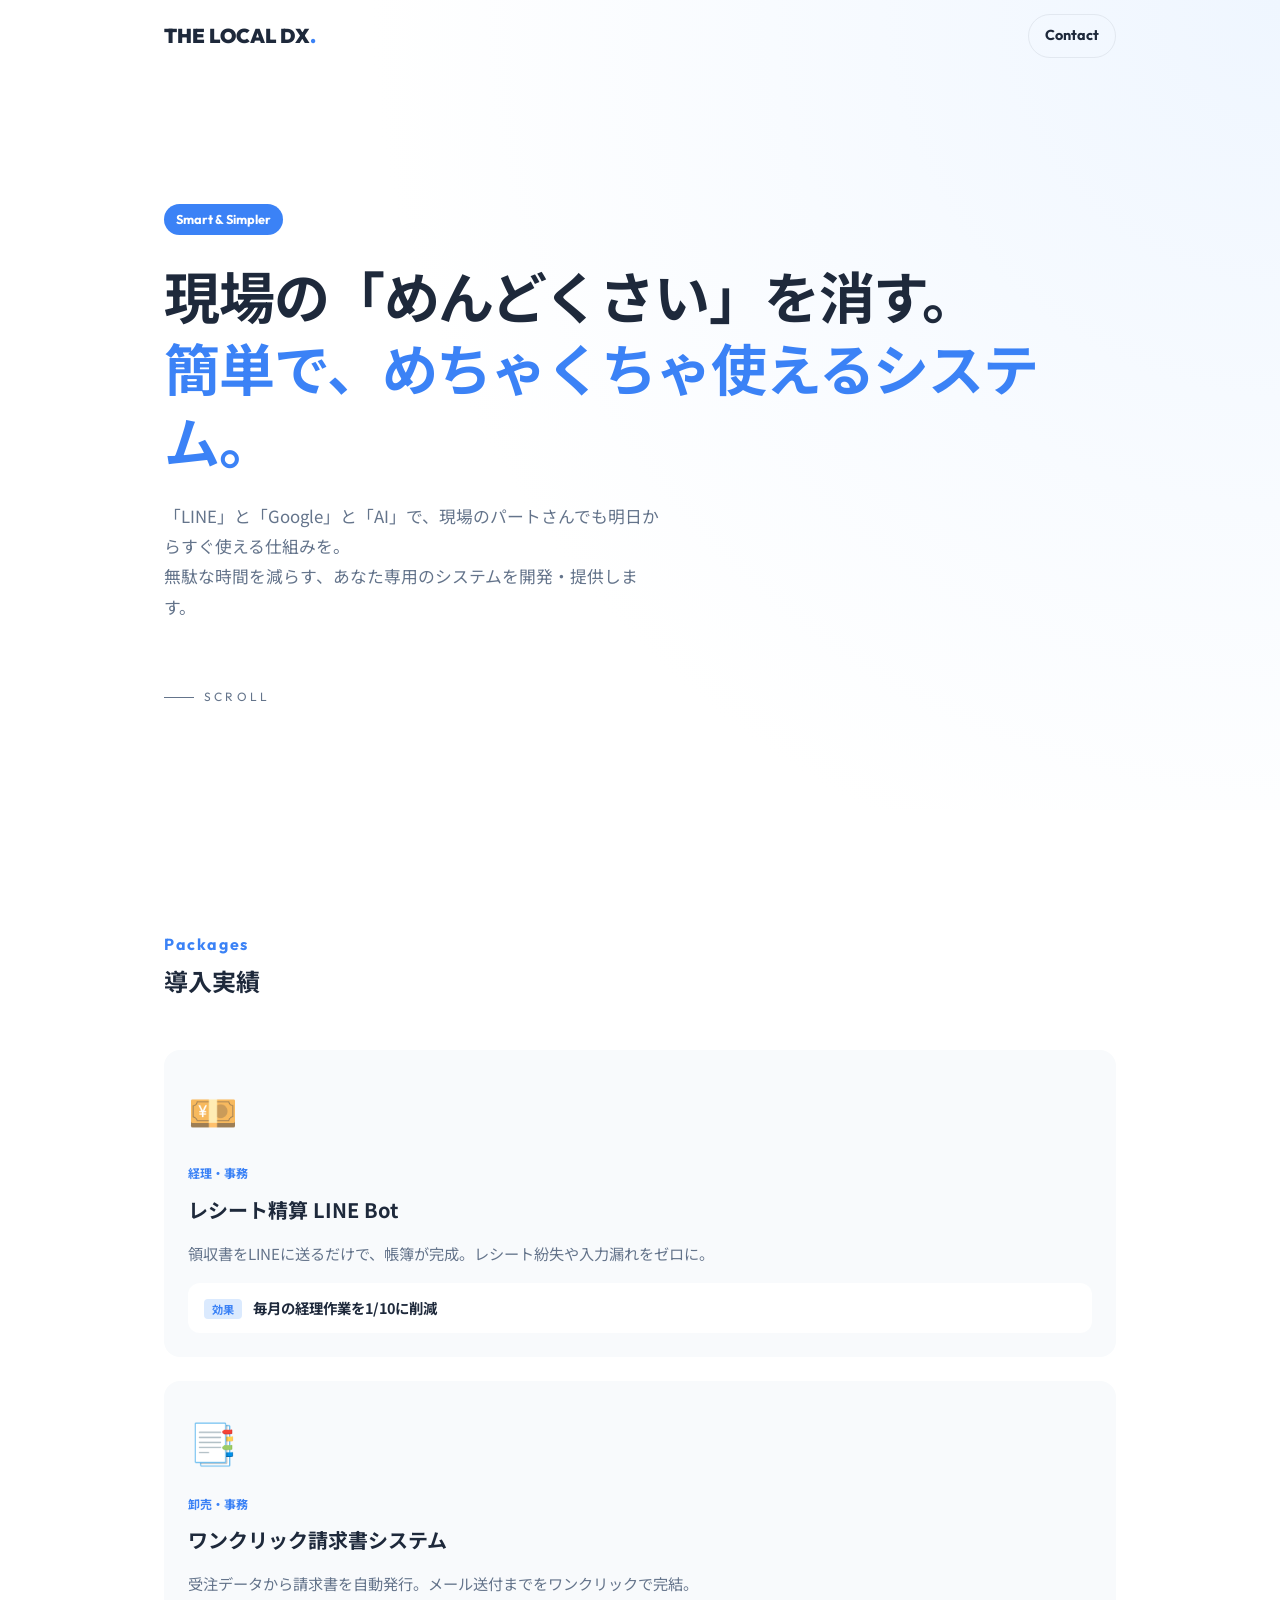
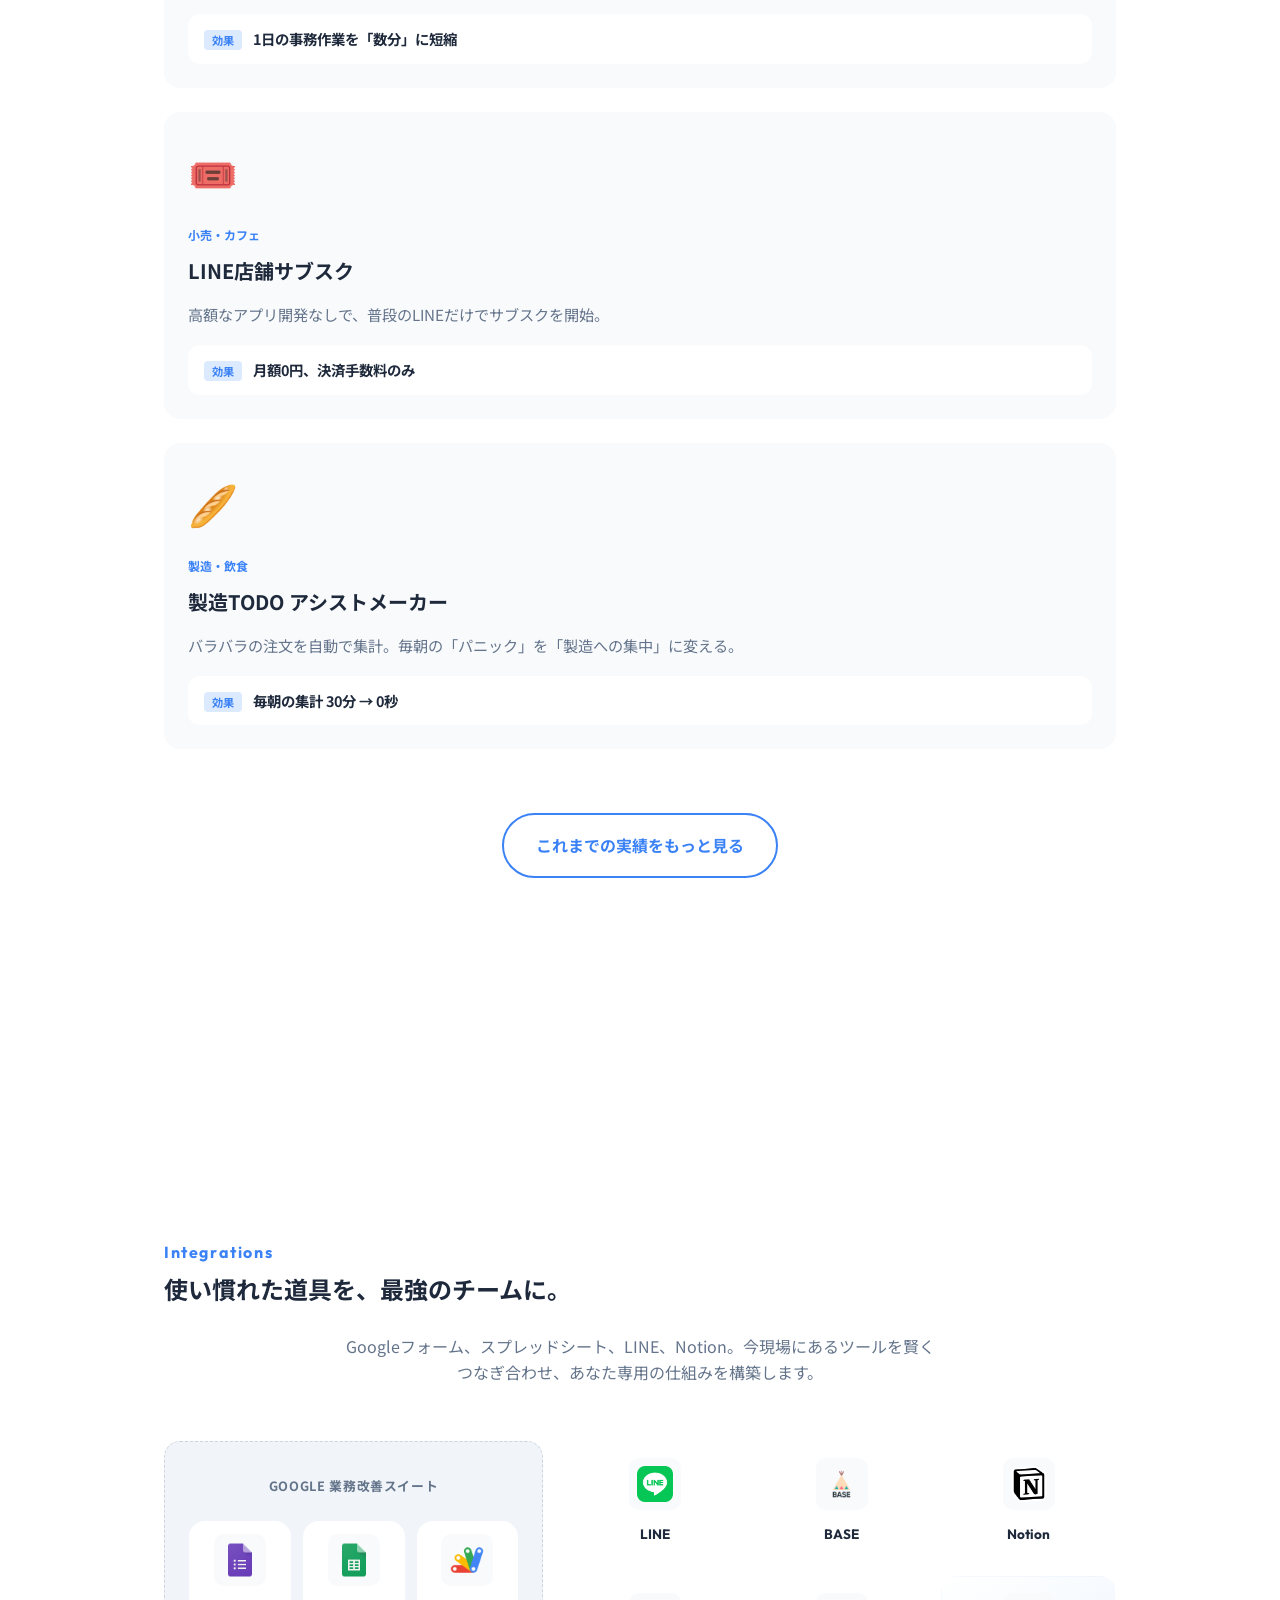
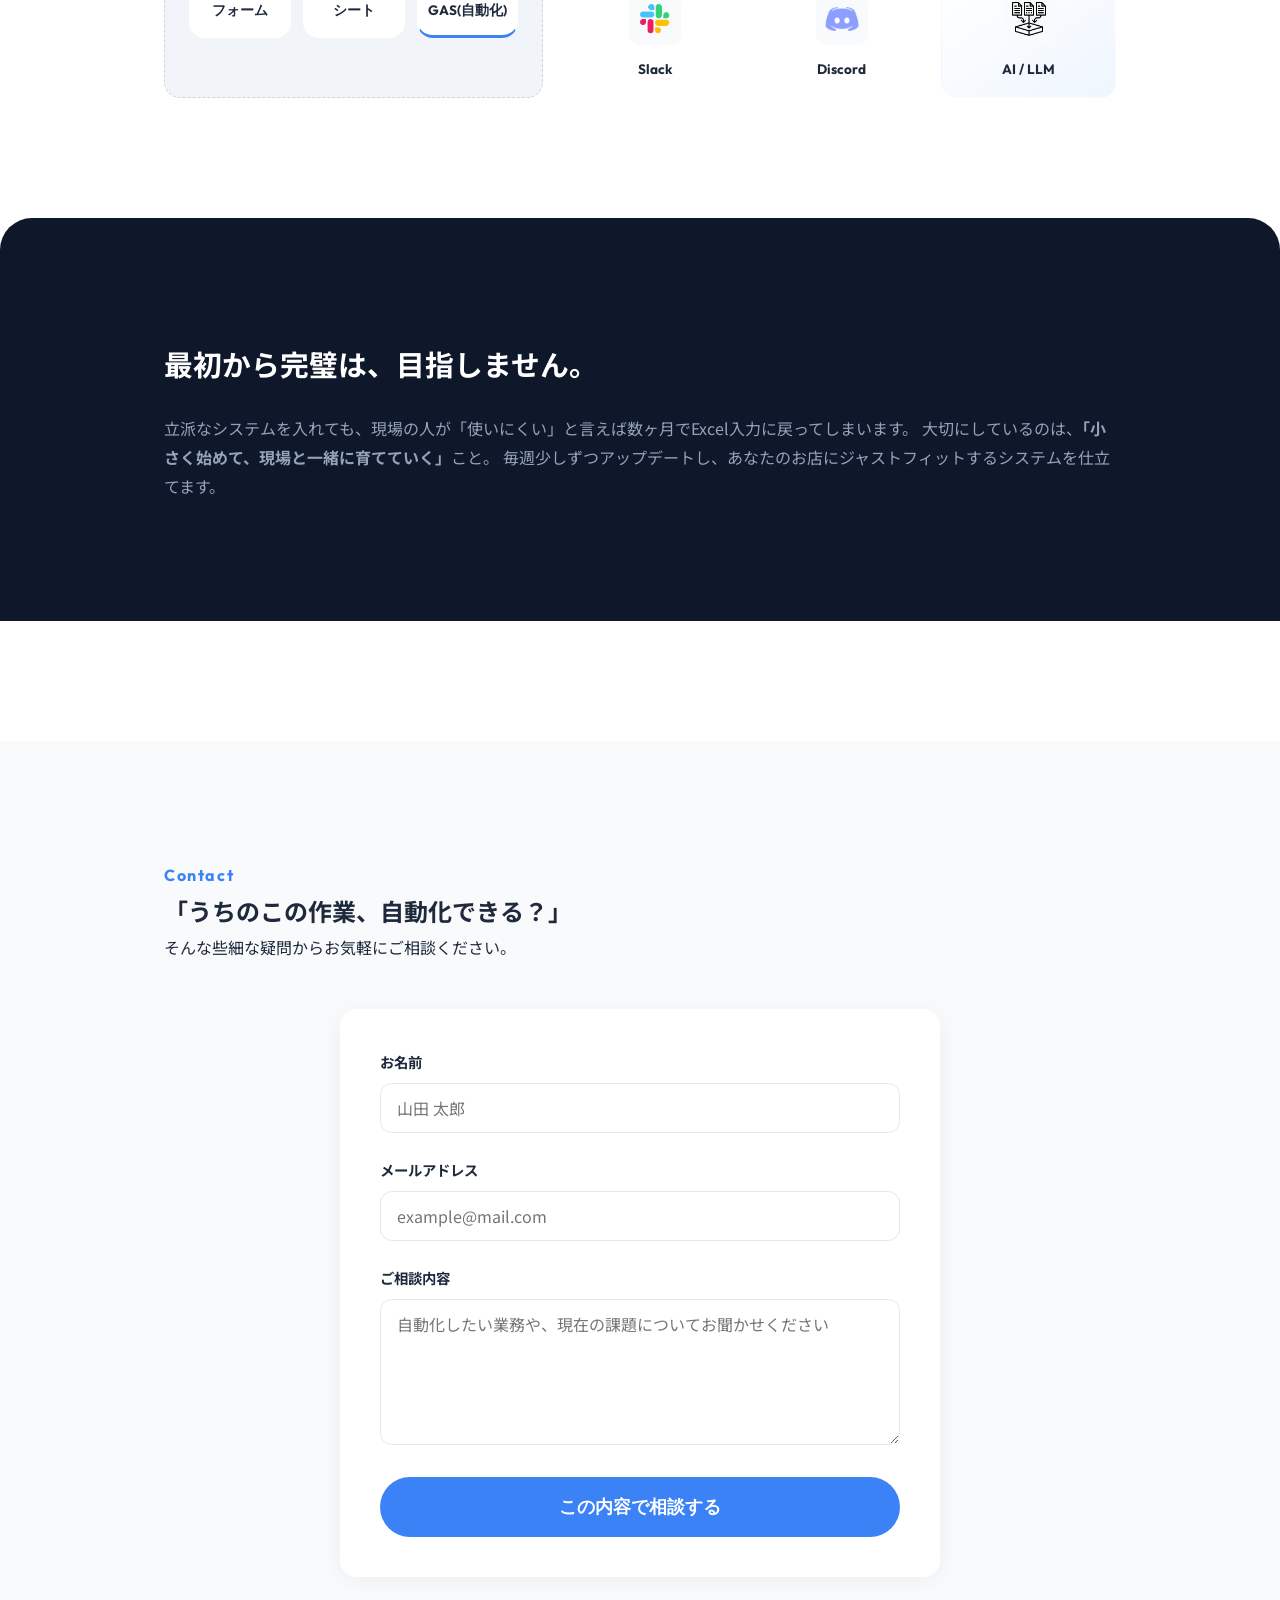
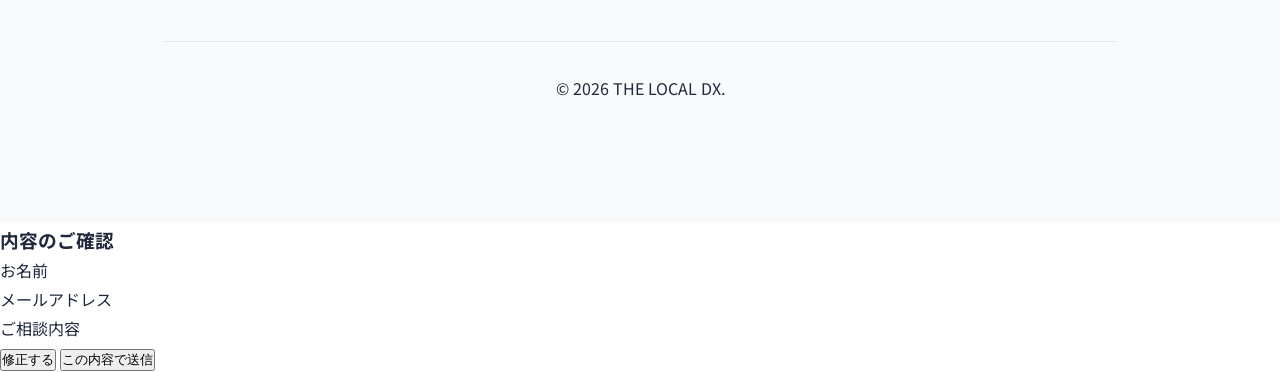
<file: index.html>
<!DOCTYPE html>
<html lang="ja">

<head>
    <meta charset="UTF-8">
    <meta name="viewport" content="width=device-width, initial-scale=1.0">
    <title>THE LOCAL DX | 地域のお店を、強くするシステム</title>
    <link rel="preconnect" href="https://fonts.googleapis.com">
    <link rel="preconnect" href="https://fonts.gstatic.com" crossorigin>
    <link
        href="https://fonts.googleapis.com/css2?family=Outfit:wght@400;700;900&family=Noto+Sans+JP:wght@400;500;700&display=swap"
        rel="stylesheet">
    <link rel="stylesheet" href="style.css">
</head>

<body>

    <header class="header">
        <div class="container header-inner">
            <h1 class="logo">THE LOCAL DX<span>.</span></h1>
            <a href="#contact" class="header-link">Contact</a>
        </div>
    </header>

    <main>
        <section class="hero">
            <div class="container hero-container">
                <div class="hero-badge">Smart & Simpler</div>
                <h2 class="hero-title">現場の「めんどくさい」を消す。<br><span>簡単で、めちゃくちゃ使えるシステム。</span></h2>
                <p class="hero-text">
                    「LINE」と「Google」と「AI」で、現場のパートさんでも明日からすぐ使える仕組みを。<br>
                    無駄な時間を減らす、あなた専用のシステムを開発・提供します。
                </p>
                <div class="scroll-indicator">Scroll</div>
            </div>
        </section>

        <section class="works section-padding" id="works">
            <div class="container">
                <div class="section-title">
                    <p class="sub-title">Packages</p>
                    <h2>導入実績</h2>
                </div>

                <div class="work-grid">
                    <article class="work-card">
                        <div class="work-image expense">💴</div>
                        <div class="work-content">
                            <span class="category">経理・事務</span>
                            <h3>レシート精算 LINE Bot</h3>
                            <p class="problem">領収書をLINEに送るだけで、帳簿が完成。レシート紛失や入力漏れをゼロに。</p>
                            <div class="result">
                                <span class="r-badge">効果</span> 毎月の経理作業を1/10に削減
                            </div>
                        </div>
                    </article>

                    <article class="work-card">
                        <div class="work-image invoice">📑</div>
                        <div class="work-content">
                            <span class="category">卸売・事務</span>
                            <h3>ワンクリック請求書システム</h3>
                            <p class="problem">受注データから請求書を自動発行。メール送付までをワンクリックで完結。</p>
                            <div class="result">
                                <span class="r-badge">効果</span> 1日の事務作業を「数分」に短縮
                            </div>
                        </div>
                    </article>

                    <article class="work-card">
                        <div class="work-image fanpass">🎟️</div>
                        <div class="work-content">
                            <span class="category">小売・カフェ</span>
                            <h3>LINE店舗サブスク</h3>
                            <p class="problem">高額なアプリ開発なしで、普段のLINEだけでサブスクを開始。</p>
                            <div class="result">
                                <span class="r-badge">効果</span> 月額0円、決済手数料のみ
                            </div>
                        </div>
                    </article>

                    <article class="work-card">
                        <div class="work-image bakery">🥖</div>
                        <div class="work-content">
                            <span class="category">製造・飲食</span>
                            <h3>製造TODO アシストメーカー</h3>
                            <p class="problem">バラバラの注文を自動で集計。毎朝の「パニック」を「製造への集中」に変える。</p>
                            <div class="result">
                                <span class="r-badge">効果</span> 毎朝の集計 30分 → 0秒
                            </div>
                        </div>
                    </article>
                </div>

                <div class="works-more">
                    <a href="works.html" class="btn-outline">これまでの実績をもっと見る</a>
                </div>
            </div>
        </section>

        <section class="tools section-padding">

            <section class="tools section-padding">
                <div class="container">
                    <div class="section-title">
                        <p class="sub-title">Integrations</p>
                        <h2>使い慣れた道具を、最強のチームに。</h2>
                        <p class="section-desc">Googleフォーム、スプレッドシート、LINE、Notion。今現場にあるツールを賢くつなぎ合わせ、あなた専用の仕組みを構築します。</p>
                    </div>

                    <div class="tool-layout">
                        <!-- Google Ecosystem Group -->
                        <div class="tool-group">
                            <p class="group-label">Google 業務改善スイート</p>
                            <div class="group-grid">
                                <div class="tool-card mini">
                                    <div class="tool-logo-box">
                                        <img src="img/logo-forms.png" alt="Google Forms" class="tool-logo">
                                    </div>
                                    <span class="tool-name">フォーム</span>
                                </div>
                                <div class="tool-card mini">
                                    <div class="tool-logo-box">
                                        <img src="img/logo-sheets.png" alt="Google Sheets" class="tool-logo">
                                    </div>
                                    <span class="tool-name">シート</span>
                                </div>
                                <div class="tool-card mini highlight">
                                    <div class="tool-logo-box">
                                        <img src="img/logo-gas.png" alt="Google Apps Script" class="tool-logo">
                                    </div>
                                    <span class="tool-name">GAS(自動化)</span>
                                </div>
                            </div>
                        </div>

                        <!-- Other Platforms -->
                        <div class="platform-grid">
                            <div class="tool-card">
                                <div class="tool-logo-box">
                                    <img src="img/logo-line.png" alt="LINE" class="tool-logo">
                                </div>
                                <span class="tool-name">LINE</span>
                            </div>
                            <div class="tool-card">
                                <div class="tool-logo-box">
                                    <img src="img/logo-base.png" alt="BASE" class="tool-logo">
                                </div>
                                <span class="tool-name">BASE</span>
                            </div>
                            <div class="tool-card">
                                <div class="tool-logo-box">
                                    <img src="img/logo-notion.png" alt="Notion" class="tool-logo">
                                </div>
                                <span class="tool-name">Notion</span>
                            </div>
                            <div class="tool-card">
                                <div class="tool-logo-box">
                                    <img src="img/logo-slack.png" alt="Slack" class="tool-logo">
                                </div>
                                <span class="tool-name">Slack</span>
                            </div>
                            <div class="tool-card">
                                <div class="tool-logo-box">
                                    <img src="img/logo-discord.png" alt="Discord" class="tool-logo">
                                </div>
                                <span class="tool-name">Discord</span>
                            </div>
                            <div class="tool-card accent-ai">
                                <div class="tool-logo-box">
                                    <img src="img/logo-ai.png" alt="AI / LLM" class="tool-logo">
                                </div>
                                <span class="tool-name">AI / LLM</span>
                            </div>
                        </div>
                    </div>
                </div>
            </section>

            <section class="philosophy section-padding">
                <div class="container philosophy-inner">
                    <h2>最初から完璧は、目指しません。</h2>
                    <p>
                        立派なシステムを入れても、現場の人が「使いにくい」と言えば数ヶ月でExcel入力に戻ってしまいます。
                        大切にしているのは、<strong>「小さく始めて、現場と一緒に育てていく」</strong>こと。
                        毎週少しずつアップデートし、あなたのお店にジャストフィットするシステムを仕立てます。
                    </p>
                </div>
            </section>
    </main>

    <footer id="contact" class="footer section-padding">
        <div class="container">
            <div class="section-title text-center">
                <p class="sub-title">Contact</p>
                <h2 class="footer-title">「うちのこの作業、自動化できる？」</h2>
                <p class="footer-text">そんな些細な疑問からお気軽にご相談ください。</p>
            </div>

            <form action="https://formsubmit.co/shtorishir0816@gmail.com" method="POST" class="contact-form"
                id="contactForm">
                <!-- フォーム送信後のリダイレクト先 -->
                <input type="hidden" name="_next" value="https://sei0816.github.io/the-local-dx/thanks.html">
                <!-- スパム防止のキャプチャ無効化 -->
                <input type="hidden" name="_captcha" value="false">

                <div class="form-group">
                    <label for="name">お名前</label>
                    <input type="text" name="name" id="name" placeholder="山田 太郎" required>
                </div>

                <div class="form-group">
                    <label for="email">メールアドレス</label>
                    <input type="email" name="email" id="email" placeholder="example@mail.com" required>
                </div>

                <div class="form-group">
                    <label for="message">ご相談内容</label>
                    <textarea name="message" id="message" rows="5" placeholder="自動化したい業務や、現在の課題についてお聞かせください"
                        required></textarea>
                </div>

                <button type="submit" class="btn-primary-large">この内容で相談する</button>
            </form>

            <div class="footer-bottom">
                <p class="copyright">&copy; 2026 THE LOCAL DX.</p>
            </div>
        </div>
    </footer>

    <!-- 確認用モーダル -->
    <div class="modal-overlay" id="modalOverlay">
        <div class="modal-content">
            <h3 class="modal-title">内容のご確認</h3>

            <div class="confirm-item">
                <p class="confirm-label">お名前</p>
                <p class="confirm-value" id="confirmName"></p>
            </div>

            <div class="confirm-item">
                <p class="confirm-label">メールアドレス</p>
                <p class="confirm-value" id="confirmEmail"></p>
            </div>

            <div class="confirm-item">
                <p class="confirm-label">ご相談内容</p>
                <p class="confirm-value" id="confirmMessage"></p>
            </div>

            <div class="modal-actions">
                <button type="button" class="btn-modal btn-back" id="backBtn">修正する</button>
                <button type="button" class="btn-modal btn-send" id="finalSendBtn">この内容で送信</button>
            </div>
        </div>
    </div>

    <script>
        const contactForm = document.getElementById('contactForm');
        const modalOverlay = document.getElementById('modalOverlay');
        const backBtn = document.getElementById('backBtn');
        const finalSendBtn = document.getElementById('finalSendBtn');

        // モーダル内の確認項目を表示する要素
        const confirmName = document.getElementById('confirmName');
        const confirmEmail = document.getElementById('confirmEmail');
        const confirmMessage = document.getElementById('confirmMessage');

        // フォーム送信ボタンが押された時の処理
        contactForm.addEventListener('submit', function (e) {
            e.preventDefault(); // 実際の送信を一旦止める

            // 入力値を取得してモーダルにセット
            confirmName.textContent = document.getElementById('name').value;
            confirmEmail.textContent = document.getElementById('email').value;
            confirmMessage.textContent = document.getElementById('message').value;

            // モーダルを表示
            modalOverlay.classList.add('active');
        });

        // 「修正する」ボタンが押された時
        backBtn.addEventListener('click', function () {
            modalOverlay.classList.remove('active');
        });

        // 「この内容で送信」ボタンが押された時
        finalSendBtn.addEventListener('click', function () {
            contactForm.submit(); // 実際のフォーム送信を実行
        });

        // 背景クリックでも閉じる
        modalOverlay.addEventListener('click', function (e) {
            if (e.target === modalOverlay) {
                modalOverlay.classList.remove('active');
            }
        });
    </script>
</body>

</html>
</file>
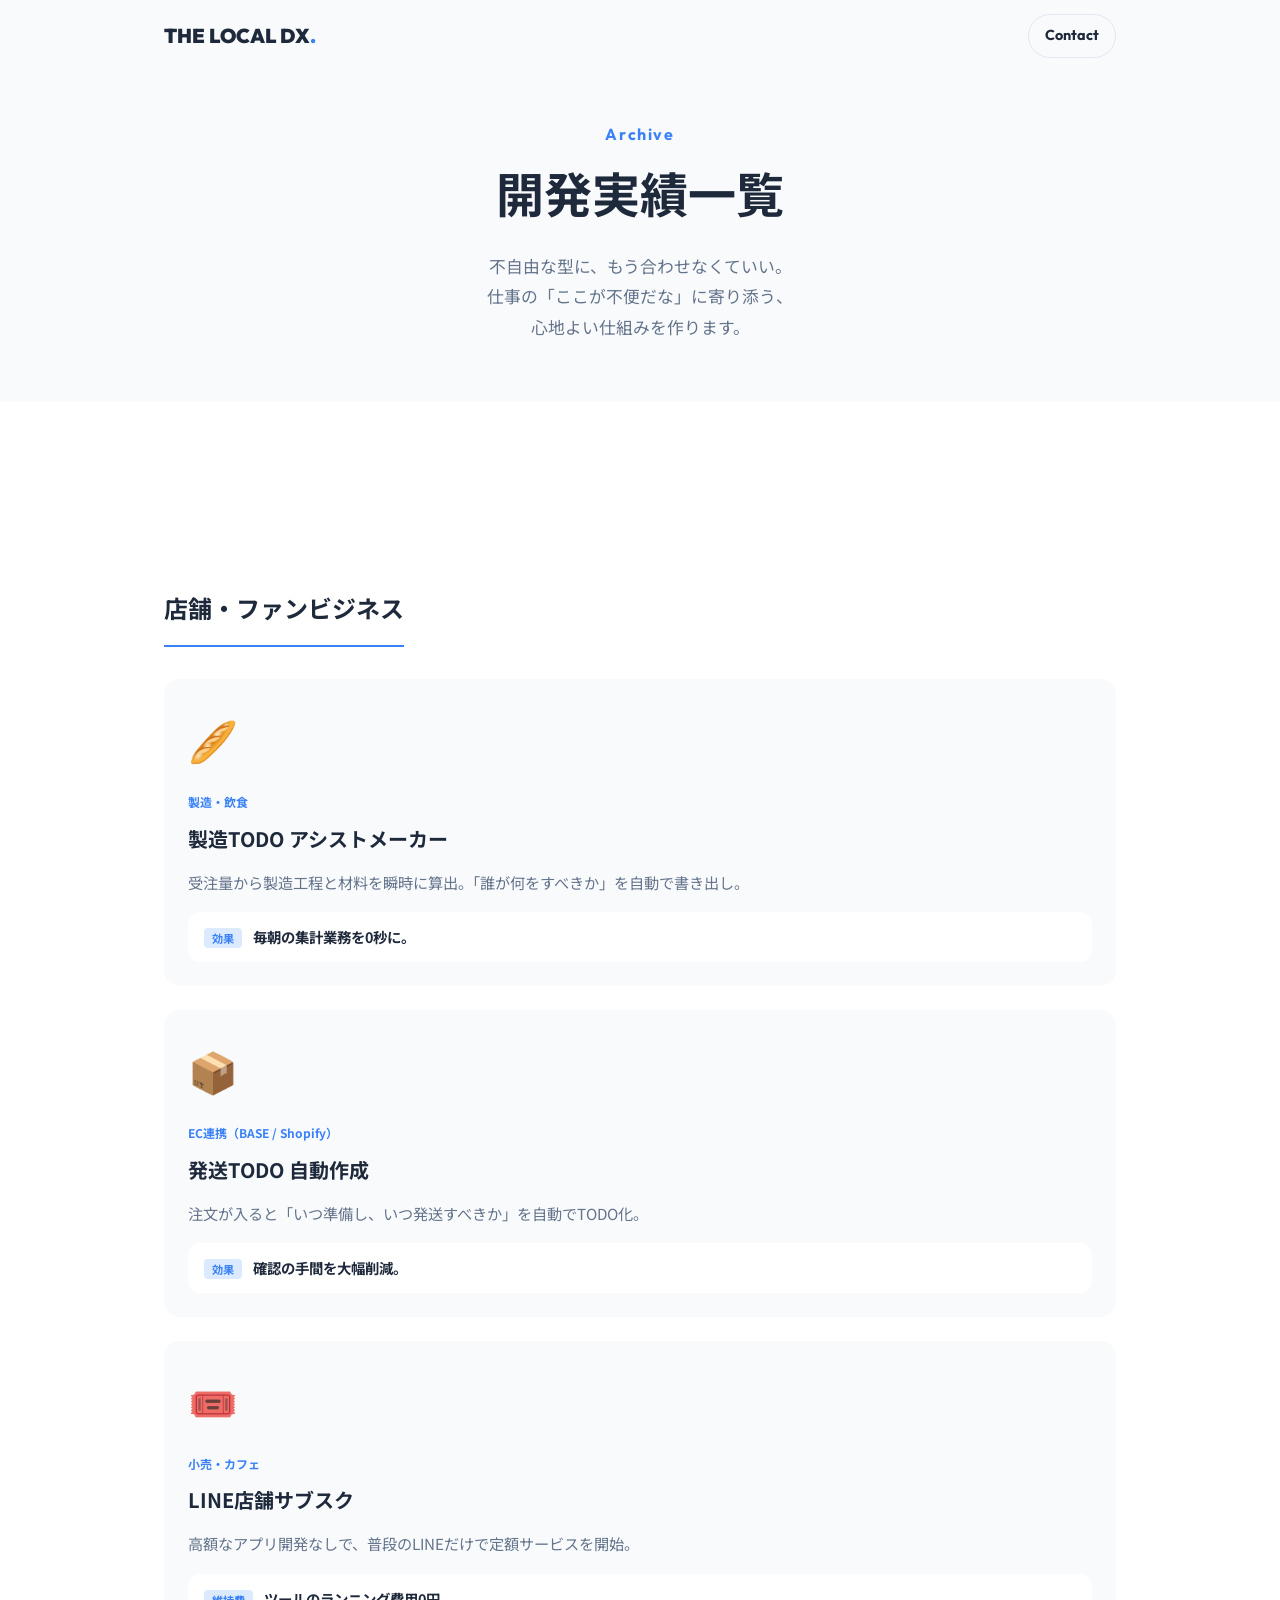
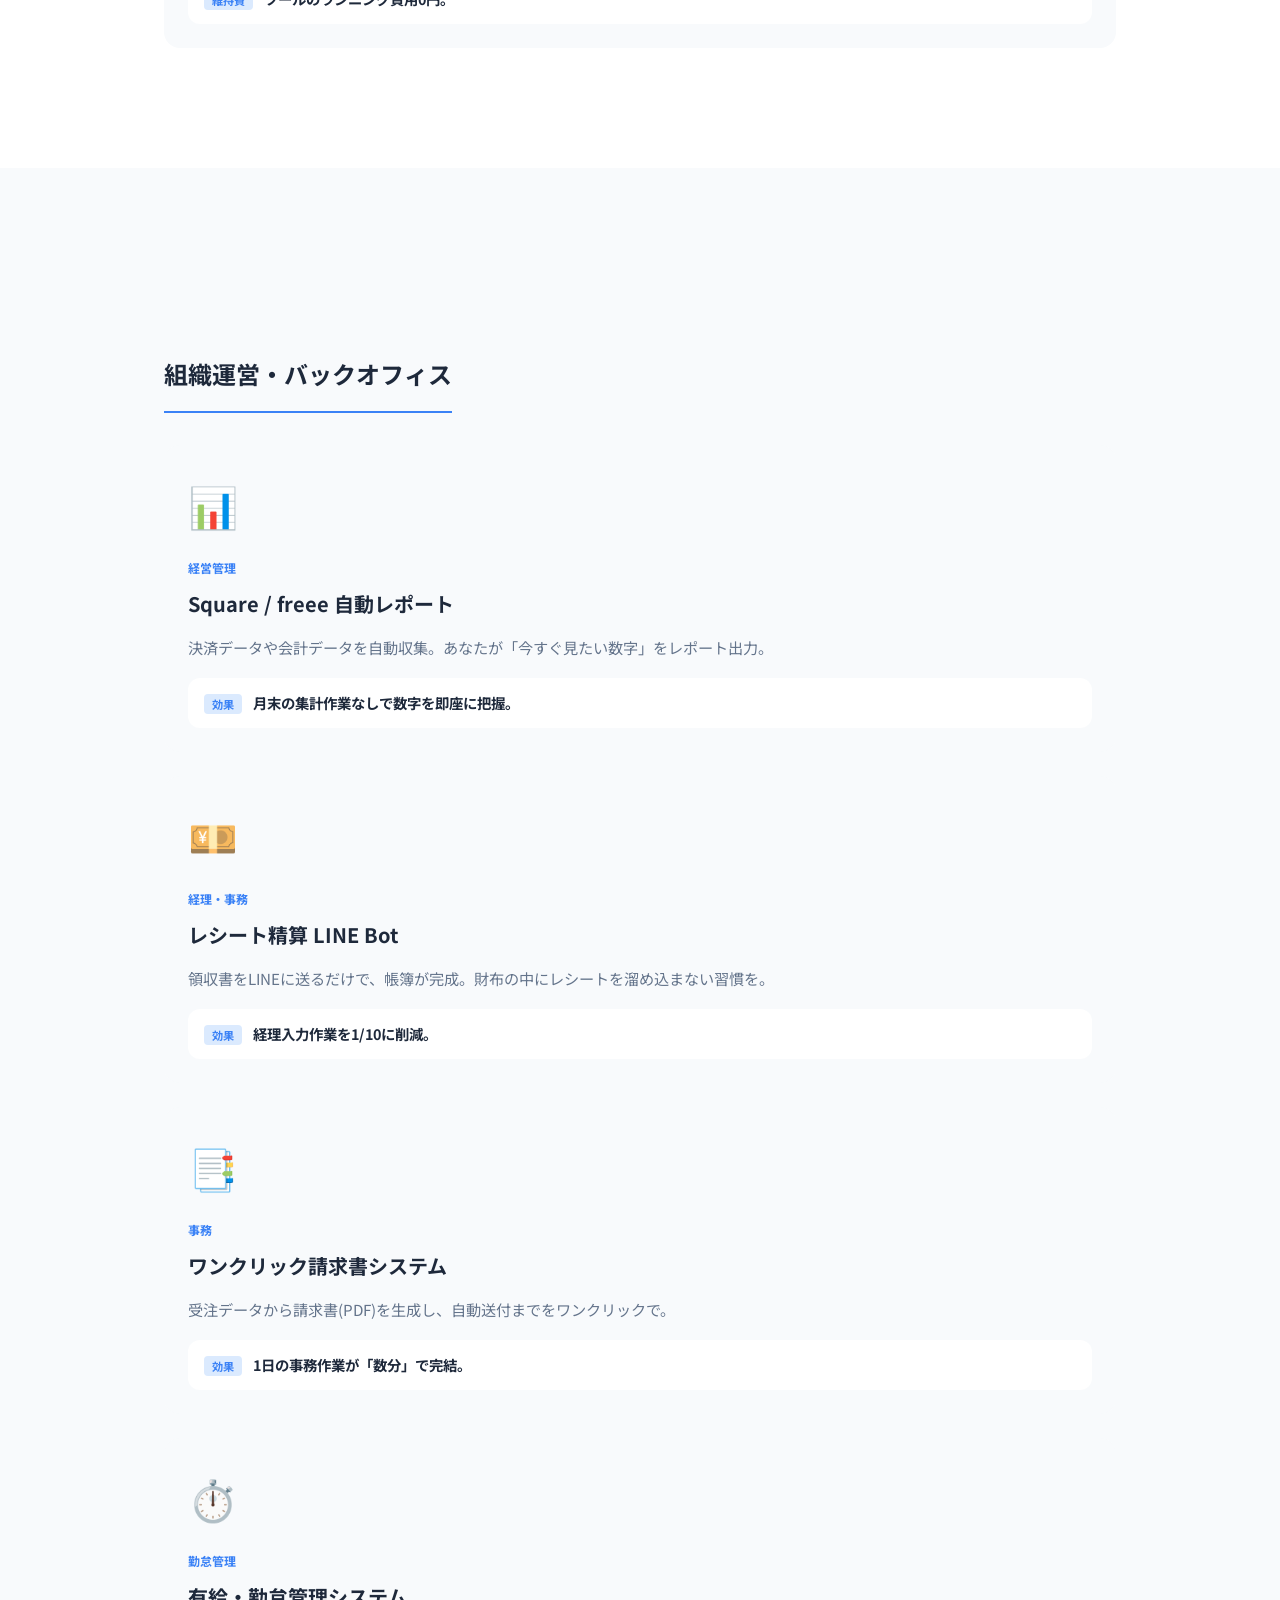
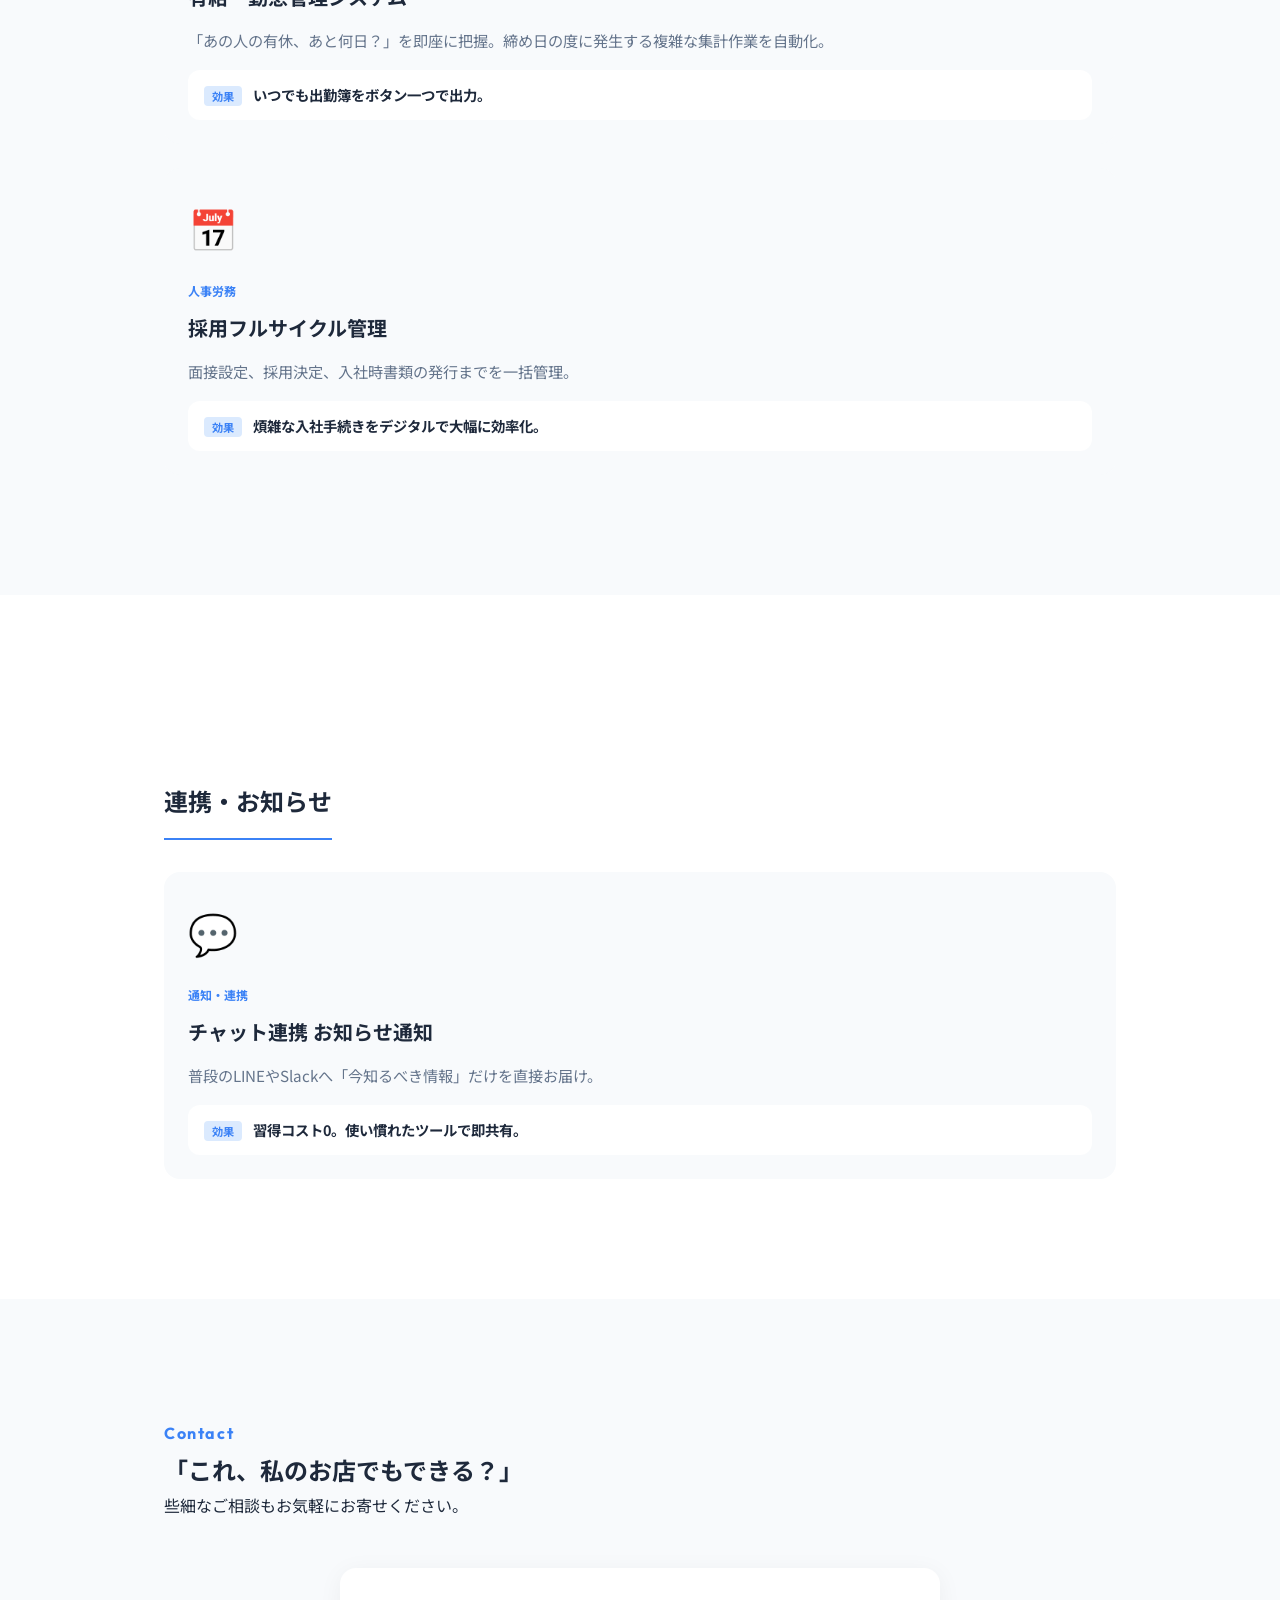
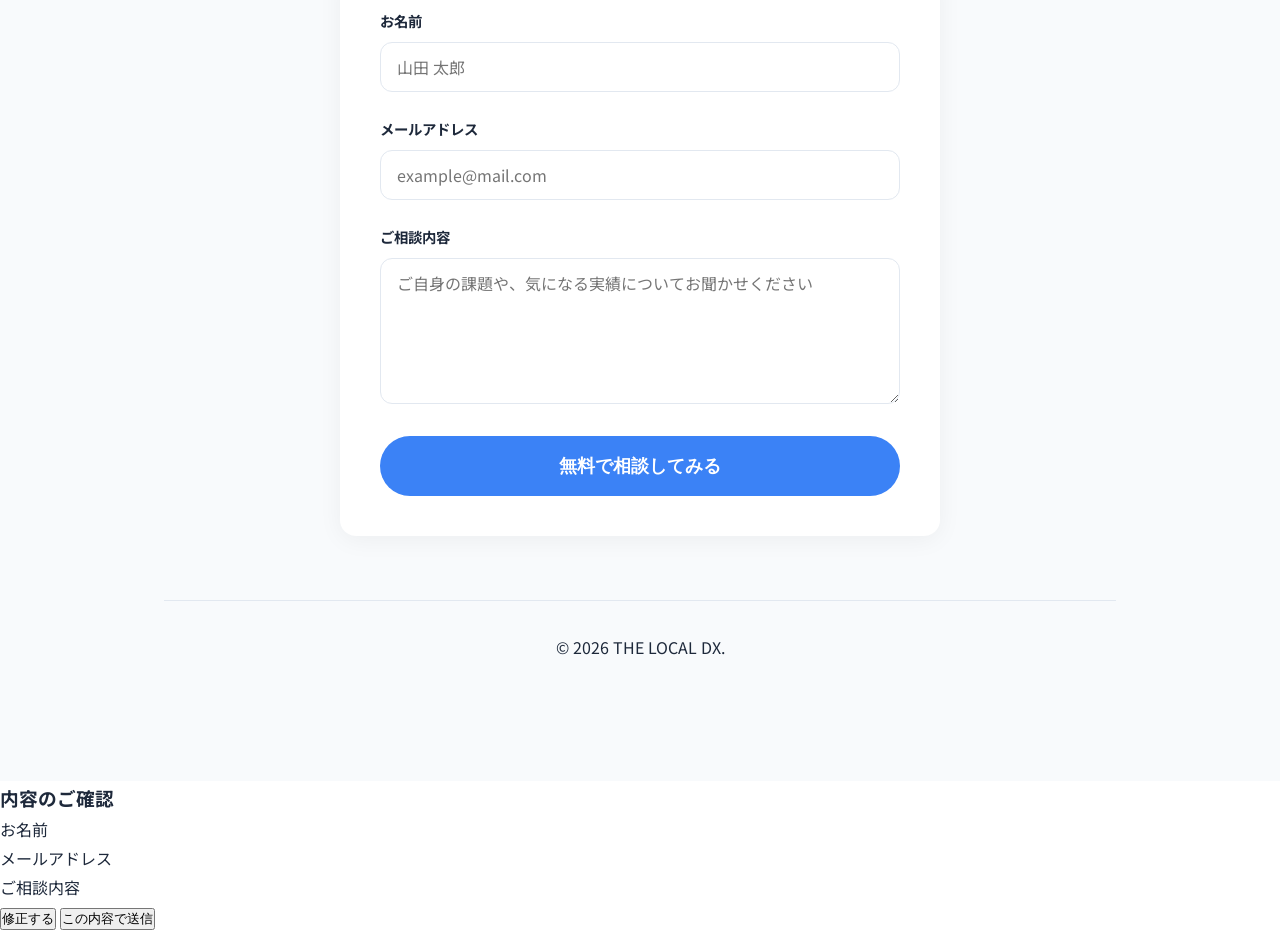
<file: works.html>
<!DOCTYPE html>
<html lang="ja">

<head>
    <meta charset="UTF-8">
    <meta name="viewport" content="width=device-width, initial-scale=1.0">
    <title>Works | THE LOCAL DX - 開発実績一覧</title>
    <link rel="preconnect" href="https://fonts.googleapis.com">
    <link rel="preconnect" href="https://fonts.gstatic.com" crossorigin>
    <link
        href="https://fonts.googleapis.com/css2?family=Outfit:wght@400;700;900&family=Noto+Sans+JP:wght@400;500;700&display=swap"
        rel="stylesheet">
    <link rel="stylesheet" href="style.css">
    <style>
        .works-hero {
            padding: 120px 0 60px;
            background: var(--bg-sub);
            text-align: center;
        }

        .works-hero h1 {
            font-size: clamp(2rem, 8vw, 3rem);
            margin-bottom: 1rem;
        }

        .category-title {
            margin-top: 4rem;
            margin-bottom: 2rem;
            padding-bottom: 1rem;
            border-bottom: 2px solid var(--accent);
            display: inline-block;
        }
    </style>
</head>

<body>

    <header class="header">
        <div class="container header-inner">
            <h2 class="logo"><a href="index.html" style="text-decoration:none; color:inherit;">THE LOCAL
                    DX<span>.</span></a></h2>
            <a href="index.html#contact" class="header-link">Contact</a>
        </div>
    </header>

    <main>
        <section class="works-hero">
            <div class="container">
                <p class="sub-title">Archive</p>
                <h1>開発実績一覧</h1>
                <p class="hero-text" style="max-width: 600px; margin: 0 auto;">
                    不自由な型に、もう合わせなくていい。<br>
                    仕事の「ここが不便だな」に寄り添う、<br>
                    心地よい仕組みを作ります。
                </p>
            </div>
        </section>

        <!-- カテゴリ1: 店舗・ファンビジネス -->
        <section class="section-padding">
            <div class="container">
                <h2 class="category-title">店舗・ファンビジネス</h2>
                <div class="work-grid">
                    <article class="work-card">
                        <div class="work-image">🥖</div>
                        <div class="work-content">
                            <span class="category">製造・飲食</span>
                            <h3>製造TODO アシストメーカー</h3>
                            <p class="problem">受注量から製造工程と材料を瞬時に算出。「誰が何をすべきか」を自動で書き出し。</p>
                            <div class="result"><span class="r-badge">効果</span> 毎朝の集計業務を0秒に。</div>
                        </div>
                    </article>
                    <article class="work-card">
                        <div class="work-image">📦</div>
                        <div class="work-content">
                            <span class="category">EC連携（BASE / Shopify）</span>
                            <h3>発送TODO 自動作成</h3>
                            <p class="problem">注文が入ると「いつ準備し、いつ発送すべきか」を自動でTODO化。</p>
                            <div class="result"><span class="r-badge">効果</span> 確認の手間を大幅削減。</div>
                        </div>
                    </article>
                    <article class="work-card">
                        <div class="work-image">🎟️</div>
                        <div class="work-content">
                            <span class="category">小売・カフェ</span>
                            <h3>LINE店舗サブスク</h3>
                            <p class="problem">高額なアプリ開発なしで、普段のLINEだけで定額サービスを開始。</p>
                            <div class="result"><span class="r-badge">維持費</span> ツールのランニング費用0円。</div>
                        </div>
                    </article>
                </div>
            </div>
        </section>

        <!-- カテゴリ2: 組織運営・バックオフィス -->
        <section class="section-padding" style="background: var(--bg-sub);">
            <div class="container">
                <h2 class="category-title">組織運営・バックオフィス</h2>
                <div class="work-grid">
                    <article class="work-card">
                        <div class="work-image">📊</div>
                        <div class="work-content">
                            <span class="category">経営管理</span>
                            <h3>Square / freee 自動レポート</h3>
                            <p class="problem">決済データや会計データを自動収集。あなたが「今すぐ見たい数字」をレポート出力。</p>
                            <div class="result"><span class="r-badge">効果</span> 月末の集計作業なしで数字を即座に把握。</div>
                        </div>
                    </article>
                    <article class="work-card">
                        <div class="work-image">💴</div>
                        <div class="work-content">
                            <span class="category">経理・事務</span>
                            <h3>レシート精算 LINE Bot</h3>
                            <p class="problem">領収書をLINEに送るだけで、帳簿が完成。財布の中にレシートを溜め込まない習慣を。</p>
                            <div class="result"><span class="r-badge">効果</span> 経理入力作業を1/10に削減。</div>
                        </div>
                    </article>
                    <article class="work-card">
                        <div class="work-image">📑</div>
                        <div class="work-content">
                            <span class="category">事務</span>
                            <h3>ワンクリック請求書システム</h3>
                            <p class="problem">受注データから請求書(PDF)を生成し、自動送付までをワンクリックで。</p>
                            <div class="result"><span class="r-badge">効果</span> 1日の事務作業が「数分」で完結。</div>
                        </div>
                    </article>
                    <article class="work-card">
                        <div class="work-image">⏱️</div>
                        <div class="work-content">
                            <span class="category">勤怠管理</span>
                            <h3>有給・勤怠管理システム</h3>
                            <p class="problem">「あの人の有休、あと何日？」を即座に把握。締め日の度に発生する複雑な集計作業を自動化。</p>
                            <div class="result"><span class="r-badge">効果</span> いつでも出勤簿をボタン一つで出力。</div>
                        </div>
                    </article>
                    <article class="work-card">
                        <div class="work-image">📅</div>
                        <div class="work-content">
                            <span class="category">人事労務</span>
                            <h3>採用フルサイクル管理</h3>
                            <p class="problem">面接設定、採用決定、入社時書類の発行までを一括管理。</p>
                            <div class="result"><span class="r-badge">効果</span> 煩雑な入社手続きをデジタルで大幅に効率化。</div>
                        </div>
                    </article>
                </div>
            </div>
        </section>

        <!-- カテゴリ3: 連携・通知 -->
        <section class="section-padding">
            <div class="container">
                <h2 class="category-title">連携・お知らせ</h2>
                <div class="work-grid">
                    <article class="work-card">
                        <div class="work-image">💬</div>
                        <div class="work-content">
                            <span class="category">通知・連携</span>
                            <h3>チャット連携 お知らせ通知</h3>
                            <p class="problem">普段のLINEやSlackへ「今知るべき情報」だけを直接お届け。</p>
                            <div class="result"><span class="r-badge">効果</span> 習得コスト0。使い慣れたツールで即共有。</div>
                        </div>
                    </article>
                </div>
            </div>
        </section>
    </main>

    <footer id="contact" class="footer section-padding">
        <div class="container">
            <div class="section-title text-center">
                <p class="sub-title">Contact</p>
                <h2 class="footer-title">「これ、私のお店でもできる？」</h2>
                <p class="footer-text">些細なご相談もお気軽にお寄せください。</p>
            </div>

            <form action="https://formsubmit.co/shtorishir0816@gmail.com" method="POST" class="contact-form"
                id="contactForm">
                <input type="hidden" name="_next" value="https://sei0816.github.io/the-local-dx/thanks.html">
                <input type="hidden" name="_captcha" value="false">

                <div class="form-group">
                    <label for="name">お名前</label>
                    <input type="text" name="name" id="name" placeholder="山田 太郎" required>
                </div>

                <div class="form-group">
                    <label for="email">メールアドレス</label>
                    <input type="email" name="email" id="email" placeholder="example@mail.com" required>
                </div>

                <div class="form-group">
                    <label for="message">ご相談内容</label>
                    <textarea name="message" id="message" rows="5" placeholder="ご自身の課題や、気になる実績についてお聞かせください"
                        required></textarea>
                </div>

                <button type="submit" class="btn-primary-large">無料で相談してみる</button>
            </form>

            <div class="footer-bottom">
                <p class="copyright">&copy; 2026 THE LOCAL DX.</p>
            </div>
        </div>
    </footer>

    <!-- 確認用モーダル -->
    <div class="modal-overlay" id="modalOverlay">
        <div class="modal-content">
            <h3 class="modal-title">内容のご確認</h3>

            <div class="confirm-item">
                <p class="confirm-label">お名前</p>
                <p class="confirm-value" id="confirmName"></p>
            </div>

            <div class="confirm-item">
                <p class="confirm-label">メールアドレス</p>
                <p class="confirm-value" id="confirmEmail"></p>
            </div>

            <div class="confirm-item">
                <p class="confirm-label">ご相談内容</p>
                <p class="confirm-value" id="confirmMessage"></p>
            </div>

            <div class="modal-actions">
                <button type="button" class="btn-modal btn-back" id="backBtn">修正する</button>
                <button type="button" class="btn-modal btn-send" id="finalSendBtn">この内容で送信</button>
            </div>
        </div>
    </div>

    <script>
        const contactForm = document.getElementById('contactForm');
        const modalOverlay = document.getElementById('modalOverlay');
        const backBtn = document.getElementById('backBtn');
        const finalSendBtn = document.getElementById('finalSendBtn');

        const confirmName = document.getElementById('confirmName');
        const confirmEmail = document.getElementById('confirmEmail');
        const confirmMessage = document.getElementById('confirmMessage');

        contactForm.addEventListener('submit', function (e) {
            e.preventDefault();
            confirmName.textContent = document.getElementById('name').value;
            confirmEmail.textContent = document.getElementById('email').value;
            confirmMessage.textContent = document.getElementById('message').value;
            modalOverlay.classList.add('active');
        });

        backBtn.addEventListener('click', function () {
            modalOverlay.classList.remove('active');
        });

        finalSendBtn.addEventListener('click', function () {
            contactForm.submit();
        });

        modalOverlay.addEventListener('click', function (e) {
            if (e.target === modalOverlay) {
                modalOverlay.classList.remove('active');
            }
        });
    </script>
</body>

</html>
</file>
<file: style.css>
:root {
    --primary: #0F172A;
    --accent: #3B82F6;
    --accent-glow: rgba(59, 130, 246, 0.4);
    --bg-main: #FFFFFF;
    --bg-sub: #F8FAFC;
    --text-main: #1E293B;
    --text-muted: #64748B;
    --white: #FFFFFF;
    --radius-lg: 32px;
    --radius-md: 16px;
    --transit: 0.3s cubic-bezier(0.23, 1, 0.32, 1);
}

/* Base Styles */
* {
    margin: 0;
    padding: 0;
    box-sizing: border-box;
    -webkit-tap-highlight-color: transparent;
}

html {
    scroll-behavior: smooth;
    font-size: 16px;
}

body {
    font-family: 'Noto Sans JP', sans-serif;
    color: var(--text-main);
    background-color: var(--bg-main);
    line-height: 1.8;
    word-break: break-word;
    overflow-x: hidden;
}

.container {
    width: 100%;
    max-width: 1000px;
    margin: 0 auto;
    padding: 0 1.5rem;
}

/* Header */
.header {
    height: 72px;
    display: flex;
    align-items: center;
    position: absolute;
    top: 0;
    width: 100%;
    z-index: 100;
}

.header-inner {
    display: flex;
    justify-content: space-between;
    align-items: center;
}

.logo {
    font-family: 'Outfit', sans-serif;
    font-size: 1.25rem;
    font-weight: 900;
}

.logo span {
    color: var(--accent);
}

.header-link {
    font-family: 'Outfit', sans-serif;
    text-decoration: none;
    color: var(--text-main);
    font-weight: 700;
    font-size: 0.9rem;
    padding: 8px 16px;
    border: 1px solid #E2E8F0;
    border-radius: 50px;
}

/* Hero */
.hero {
    min-height: 90vh;
    display: flex;
    align-items: center;
    background: radial-gradient(circle at top right, #EFF6FF 0%, #FFFFFF 60%);
    padding-top: 100px;
}

.hero-badge {
    display: inline-block;
    background: var(--accent);
    color: var(--white);
    font-family: 'Outfit', sans-serif;
    font-weight: 700;
    font-size: 0.8rem;
    padding: 4px 12px;
    border-radius: 100px;
    margin-bottom: 1.5rem;
}

.hero-title {
    font-size: clamp(1.8rem, 8vw, 2.8rem);
    font-weight: 700;
    line-height: 1.3;
    margin-bottom: 1.5rem;
    letter-spacing: -0.02em;
}

.hero-title span {
    color: var(--accent);
}

.hero-text {
    font-size: 1.05rem;
    color: var(--text-muted);
    max-width: 500px;
}

.scroll-indicator {
    margin-top: 4rem;
    font-family: 'Outfit', sans-serif;
    font-size: 0.75rem;
    text-transform: uppercase;
    letter-spacing: 0.2rem;
    color: var(--text-muted);
    position: relative;
    padding-left: 40px;
}

.scroll-indicator::before {
    content: '';
    position: absolute;
    left: 0;
    top: 50%;
    width: 30px;
    height: 1px;
    background: var(--text-muted);
}

/* Works Card */
.section-padding {
    padding: clamp(80px, 10vw, 120px) 0;
}

.section-title {
    margin-bottom: 3rem;
}

.sub-title {
    font-family: 'Outfit', sans-serif;
    color: var(--accent);
    font-weight: 700;
    letter-spacing: 0.1em;
}

.work-grid {
    display: grid;
    gap: 1.5rem;
}

.work-card {
    background: var(--bg-sub);
    border-radius: var(--radius-md);
    padding: 1.5rem;
    transition: var(--transit);
}

.work-card:active {
    transform: scale(0.98);
}

.work-image {
    font-size: 2.5rem;
    margin-bottom: 1rem;
}

.category {
    font-size: 0.75rem;
    font-weight: 700;
    color: var(--accent);
    margin-bottom: 0.5rem;
    display: block;
}

.work-card h3 {
    font-size: 1.25rem;
    margin-bottom: 0.75rem;
}

.problem {
    font-size: 0.95rem;
    color: var(--text-muted);
    margin-bottom: 1rem;
}

.result {
    padding: 0.75rem 1rem;
    background: var(--white);
    border-radius: 12px;
    font-size: 0.9rem;
    font-weight: 700;
}

.r-badge {
    background: #DBEAFE;
    color: var(--accent);
    padding: 2px 8px;
    border-radius: 4px;
    margin-right: 8px;
    font-size: 0.7rem;
}

/* Philosophy */
.philosophy {
    background: var(--primary);
    color: var(--white);
    border-radius: var(--radius-lg) var(--radius-lg) 0 0;
}

.philosophy h2 {
    font-size: 1.8rem;
    margin-bottom: 1.5rem;
}

.philosophy p {
    font-size: 1rem;
    color: #94A3B8;
}

/* Works More Button */
.works-more {
    margin-top: 4rem;
    text-align: center;
}

.btn-outline {
    display: inline-block;
    padding: 16px 32px;
    border: 2px solid var(--accent);
    color: var(--accent);
    text-decoration: none;
    border-radius: 50px;
    font-weight: 700;
    transition: var(--transit);
}

.btn-outline:hover {
    background: var(--accent);
    color: var(--white);
    transform: translateY(-2px);
    box-shadow: 0 8px 16px var(--accent-glow);
}

/* Footer & Contact Form */
.footer {
    background: var(--bg-sub);
}

.footer-bottom {
    margin-top: 4rem;
    padding-top: 2rem;
    border-top: 1px solid #E2E8F0;
    text-align: center;
}

.contact-form {
    max-width: 600px;
    margin: 3rem auto 0;
    background: var(--white);
    padding: 2.5rem;
    border-radius: var(--radius-md);
    box-shadow: 0 4px 24px rgba(0, 0, 0, 0.05);
}

.form-group {
    margin-bottom: 1.5rem;
}

.form-group label {
    display: block;
    font-weight: 700;
    font-size: 0.9rem;
    margin-bottom: 0.5rem;
    color: var(--text-main);
}

.form-group input,
.form-group textarea {
    width: 100%;
    padding: 12px 16px;
    border: 1px solid #E2E8F0;
    border-radius: 12px;
    font-family: inherit;
    font-size: 1rem;
    transition: var(--transit);
    outline: none;
}

.form-group input:focus,
.form-group textarea:focus {
    border-color: var(--accent);
    box-shadow: 0 0 0 4px var(--accent-glow);
}

.btn-primary-large {
    width: 100%;
    background: var(--accent);
    color: var(--white);
    border: none;
    padding: 18px;
    border-radius: 50px;
    font-size: 1.1rem;
    font-weight: 700;
    cursor: pointer;
    transition: var(--transit);
}

.btn-primary-large:hover {
    transform: translateY(-2px);
    box-shadow: 0 12px 24px var(--accent-glow);
}

/* Mobile Fixed CTA */
.mobile-cta {
    position: fixed;
    bottom: 24px;
    left: 0;
    width: 100%;
    padding: 0 1.5rem;
    z-index: 1000;
    pointer-events: none;
}

.btn-floating {
    pointer-events: auto;
    display: flex;
    align-items: center;
    justify-content: center;
    background: var(--primary);
    color: var(--white);
    text-decoration: none;
    width: 100%;
    height: 60px;
    border-radius: 50px;
    font-weight: 700;
    box-shadow: 0 12px 24px rgba(0, 0, 0, 0.2);
    transition: var(--transit);
}

.btn-floating:active {
    transform: scale(0.95);
}

/* --- Tools Section --- */
.tools {
    background-color: var(--white);
}

.section-desc {
    margin: 1.5rem auto 0;
    color: var(--text-muted);
    font-size: 1rem;
    max-width: 600px;
    line-height: 1.6;
    text-align: center;
}

.tool-layout {
    margin-top: 3.5rem;
    display: flex;
    flex-direction: column;
    gap: 1.5rem;
}

/* Google Suite Group */
.tool-group {
    background: #F1F5F9;
    padding: 2rem 1.5rem;
    border-radius: var(--radius-md);
    border: 1px dashed #CBD5E1;
}

.group-label {
    font-size: 0.8rem;
    font-weight: 700;
    color: var(--text-muted);
    text-transform: uppercase;
    letter-spacing: 0.05em;
    margin-bottom: 1.5rem;
    text-align: center;
}

.group-grid {
    display: grid;
    grid-template-columns: repeat(3, 1fr);
    gap: 0.75rem;
}

.platform-grid {
    display: grid;
    grid-template-columns: repeat(2, 1fr);
    gap: 0.75rem;
}

.tool-card {
    background: var(--white);
    padding: 1rem 0.5rem;
    border-radius: var(--radius-md);
    display: flex;
    flex-direction: column;
    align-items: center;
    border: 1px solid transparent;
    transition: var(--transit);
    height: 100%;
}

.tool-card.mini {
    padding: 0.75rem 0.25rem;
}

.tool-card.highlight {
    background: var(--white);
    border-bottom: 3px solid var(--accent);
}

.tool-card.accent-ai {
    background: linear-gradient(to bottom right, #FFFFFF, #EFF6FF);
}

.tool-logo-box {
    width: 44px;
    height: 44px;
    background: var(--bg-sub);
    border-radius: 10px;
    display: flex;
    align-items: center;
    justify-content: center;
    margin-bottom: 0.75rem;
    position: relative;
    overflow: hidden;
}

.tool-logo {
    position: absolute;
    width: 100%;
    height: 100%;
    object-fit: contain;
    padding: 8px;
    opacity: 0;
    transition: opacity 0.3s;
}

.tool-logo[src^="img/"] {
    opacity: 1;
}

.tool-name {
    font-family: 'Outfit', sans-serif;
    font-size: 0.75rem;
    font-weight: 700;
    color: var(--text-main);
    text-align: center;
    white-space: nowrap;
}

@media (min-width: 768px) {
    .tool-layout {
        flex-direction: row;
        align-items: stretch;
    }

    .tool-group {
        flex: 1.2;
    }

    .platform-grid {
        flex: 2;
        grid-template-columns: repeat(3, 1fr);
    }

    .tool-logo-box {
        width: 52px;
        height: 52px;
    }

    .tool-name {
        font-size: 0.85rem;
    }

    .tool-card:hover {
        transform: translateY(-4px);
        box-shadow: 0 12px 24px rgba(0, 0, 0, 0.05);
        border-color: var(--accent);
    }

    .hero-title {
        font-size: 3.5rem;
    }

    .mobile-cta {
        display: none;
    }
}
</file>
